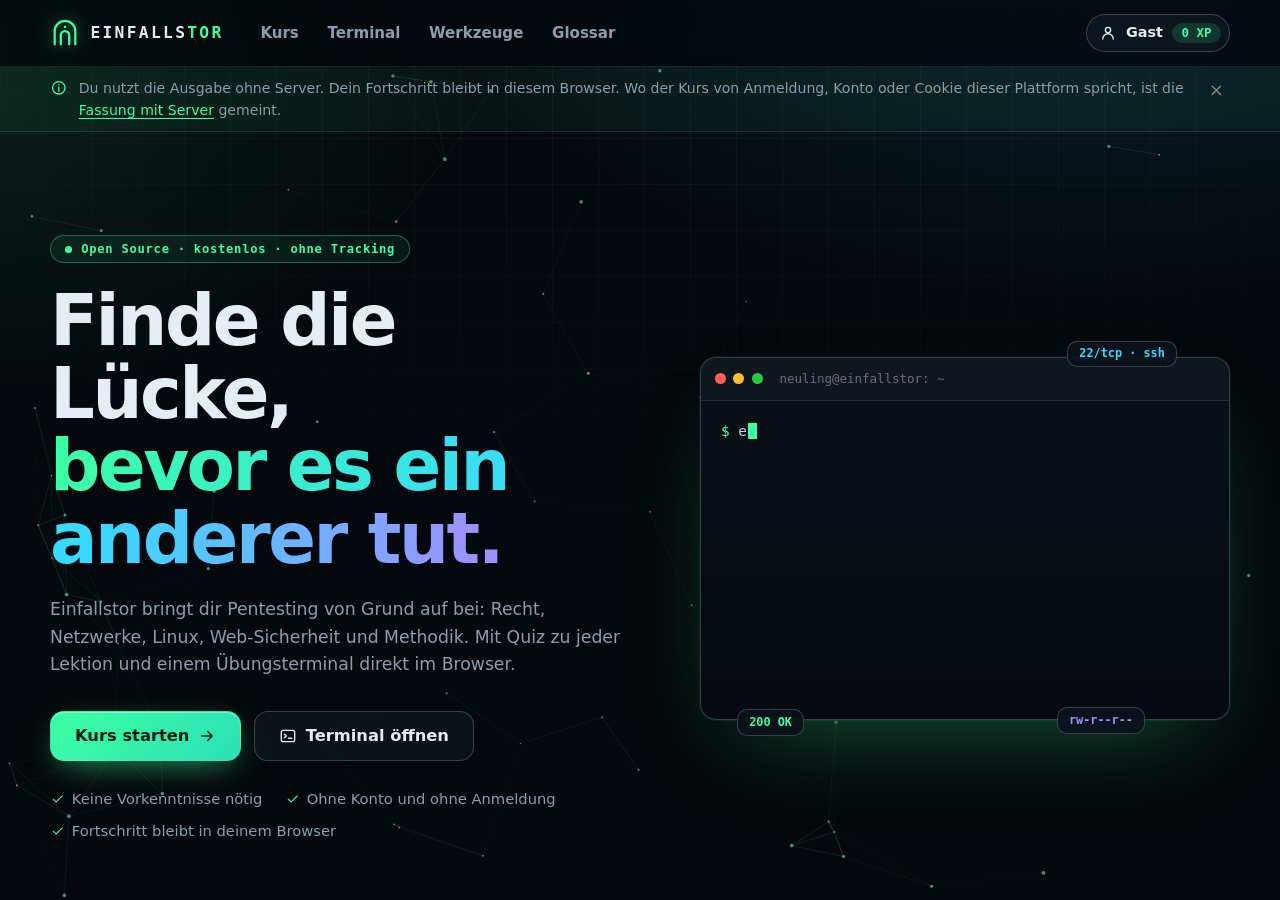
<file: index.html>
<!doctype html>
<html lang="de">
<head>
  <meta charset="utf-8">
  <meta name="einfallstor-modus" content="statisch">
  <meta http-equiv="Content-Security-Policy" content="default-src 'none'; script-src 'self'; style-src 'self'; img-src 'self'; connect-src 'self'; base-uri 'none'; form-action 'none'">
  <meta name="referrer" content="no-referrer">
  <meta name="viewport" content="width=device-width, initial-scale=1">
  <title>Einfallstor · Pentesting lernen von null</title>
  <meta name="description" content="Kostenloser Pentesting-Kurs für Einsteiger: Recht, Netzwerke, Linux, Web-Sicherheit und Methodik, mit Quiz und Übungsterminal im Browser.">
  <meta name="color-scheme" content="dark">
  <meta name="theme-color" content="#05080c">
  <link rel="icon" href="img/favicon.svg" type="image/svg+xml">
  <link rel="stylesheet" href="css/styles.css">
</head>
<body>
  <a class="skip-link" href="#inhalt">Zum Inhalt springen</a>
  <canvas id="netz" aria-hidden="true"></canvas>

  <header class="nav" id="nav">
    <div class="nav-inner wrap">
      <a class="brand" href="#/" aria-label="Einfallstor, zur Startseite">
        <svg class="brand-mark" viewBox="0 0 32 32" fill="none" stroke="currentColor" stroke-width="2.4" stroke-linecap="round" aria-hidden="true">
          <path d="M5 28V14a11 11 0 0 1 22 0v14"/>
          <path d="M11.5 28v-9.5a4.5 4.5 0 0 1 9 0V28"/>
          <circle cx="16" cy="9.5" r="1.3" fill="currentColor" stroke="none"/>
        </svg>
        <span class="brand-name">EINFALLS<b>TOR</b></span>
      </a>
      <button class="nav-toggle" id="nav-toggle" type="button" aria-expanded="false" aria-controls="nav-menu" aria-label="Menü öffnen">
        <span></span><span></span><span></span>
      </button>
      <div class="nav-menu" id="nav-menu">
        <nav class="nav-links" aria-label="Hauptnavigation">
          <a href="#/kurs" data-nav="kurs">Kurs</a>
          <a href="#/terminal" data-nav="terminal">Terminal</a>
          <a href="#/werkzeuge" data-nav="werkzeuge">Werkzeuge</a>
          <a href="#/glossar" data-nav="glossar">Glossar</a>
          <a href="#/rangliste" data-nav="rangliste">Rangliste</a>
        </nav>
        <div class="nav-user" id="nav-user"></div>
      </div>
    </div>
    <div class="load-bar" id="load-bar"></div>
  </header>
  <div class="notice" id="notice" hidden></div>

  <main id="inhalt" tabindex="-1">
    <noscript>
      <div class="wrap noscript">
        <h1>Einfallstor braucht JavaScript</h1>
        <p>Die Lernplattform läuft im Browser und lädt ihre Inhalte per JavaScript. Bitte aktiviere es für diese Seite.</p>
      </div>
    </noscript>
  </main>

  <footer class="footer">
    <div class="wrap footer-inner">
      <div class="footer-brand">
        <span class="brand-name">EINFALLS<b>TOR</b></span>
        <p>Open Source unter MIT-Lizenz. Keine Tracker, keine Werbung, keine Anfragen an fremde Server.</p>
      </div>
      <nav class="footer-links" aria-label="Weitere Seiten">
        <a href="#/kurs">Kurs</a>
        <a href="#/terminal">Übungsterminal</a>
        <a href="#/kodex">Kodex</a>
        <a href="#/sicherheit">Sicherheitskonzept</a>
      </nav>
      <p class="footer-note">Nur für legale Zwecke. Teste ausschließlich Systeme, die dir gehören oder für die du eine schriftliche Erlaubnis hast.</p>
    </div>
  </footer>

  <div class="toasts" id="toasts" aria-live="polite"></div>
  <script type="module" src="js/app.js"></script>
</body>
</html>
</file>
<file: css/styles.css>
/* Einfallstor · Gestaltung
   1 Grundlagen · 2 Bausteine · 3 Navigation und Fuß · 4 Startseite · 5 Kurs
   6 Lektion und Quiz · 7 Terminal · 8 Werkzeuge · 9 Weitere Seiten · 10 Anpassungen

   Hinweis: Die Content Security Policy verbietet style-Attribute im HTML.
   Veränderliche Werte kommen deshalb als CSS-Variablen per JavaScript (--p, --mx, --my). */

/* ---------- 1 Grundlagen ---------- */

:root {
  --bg: #05080c;
  --panel: rgba(13, 20, 30, .8);
  --panel-solid: #0c131c;
  --ink: #060a10;
  --line: rgba(148, 189, 214, .14);
  --line-strong: rgba(148, 189, 214, .28);
  --text: #e4edf6;
  --soft: #c3d1df;
  --muted: #8b9db1;
  --dim: #5f7186;
  --accent: #3dffa2;
  --accent-ink: #03200f;
  --cyan: #38d9ff;
  --violet: #a48bff;
  --amber: #ffc95c;
  --red: #ff6b81;
  --radius: 18px;
  --mono: "Cascadia Code", "Cascadia Mono", "JetBrains Mono", "Fira Code", Consolas, "SFMono-Regular", Menlo, monospace;
  --sans: "Segoe UI Variable Text", "Segoe UI", Inter, system-ui, -apple-system, Roboto, "Helvetica Neue", sans-serif;
  --display: "Segoe UI Variable Display", "Segoe UI", Inter, system-ui, -apple-system, Roboto, sans-serif;
  --nav-h: 66px;
}

*, *::before, *::after { box-sizing: border-box; }
[hidden] { display: none !important; }

html { -webkit-text-size-adjust: 100%; scroll-padding-top: calc(var(--nav-h) + 16px); }

body {
  margin: 0;
  min-height: 100vh;
  display: flex;
  flex-direction: column;
  color: var(--text);
  font: 16px/1.6 var(--sans);
  background:
    radial-gradient(1100px 620px at 85% -8%, rgba(56, 217, 255, .13), transparent 62%),
    radial-gradient(900px 560px at -5% 8%, rgba(61, 255, 162, .10), transparent 60%),
    var(--bg);
  background-attachment: fixed;
  overflow-x: hidden;
}

body::before {
  content: "";
  position: fixed;
  inset: 0;
  z-index: 0;
  pointer-events: none;
  background-image:
    linear-gradient(rgba(148, 189, 214, .05) 1px, transparent 1px),
    linear-gradient(90deg, rgba(148, 189, 214, .05) 1px, transparent 1px);
  background-size: 46px 46px;
  -webkit-mask-image: radial-gradient(ellipse 90% 75% at 50% 0%, #000 25%, transparent 85%);
  mask-image: radial-gradient(ellipse 90% 75% at 50% 0%, #000 25%, transparent 85%);
}

#netz {
  position: fixed;
  inset: 0;
  width: 100%;
  height: 100%;
  z-index: 0;
  pointer-events: none;
  opacity: .22;
  transition: opacity .6s ease;
}
body[data-route="start"] #netz { opacity: .6; }

main { flex: 1; position: relative; z-index: 1; outline: none; }
main.enter > * { animation: rise .45s ease both; }

h1, h2, h3 { font-family: var(--display); letter-spacing: -.02em; line-height: 1.15; margin: 0; }
p { margin: 0; }
a { color: var(--accent); text-underline-offset: 3px; }
a:hover { color: #8dffc8; }
code, pre, kbd { font-family: var(--mono); }
::selection { background: rgba(61, 255, 162, .28); }
:focus-visible { outline: 2px solid var(--cyan); outline-offset: 3px; border-radius: 6px; }

.wrap { width: min(1180px, 100% - 2.5rem); margin-inline: auto; }
.icon { width: 1.25em; height: 1.25em; flex: none; }

.skip-link {
  position: absolute; left: 1rem; top: -4rem; z-index: 100;
  padding: .6rem 1rem; border-radius: 10px; background: var(--accent); color: var(--accent-ink); font-weight: 650;
}
.skip-link:focus { top: 1rem; }

.noscript { padding: 5rem 0; }
.framed { margin: 0; padding: 2rem; text-align: center; }

@keyframes rise { from { opacity: 0; transform: translateY(14px); } to { opacity: 1; transform: none; } }
@keyframes blink { 50% { opacity: 0; } }
@keyframes pulse { 0% { box-shadow: 0 0 0 0 rgba(61, 255, 162, .6); } 100% { box-shadow: 0 0 0 9px rgba(61, 255, 162, 0); } }
@keyframes float { 0%, 100% { transform: translateY(0); } 50% { transform: translateY(-9px); } }
@keyframes sweep { from { transform: translateX(-100%); } to { transform: translateX(350%); } }
@keyframes spark { to { transform: translate(var(--dx), var(--dy)) scale(0); opacity: 0; } }
@keyframes pop { 0% { transform: scale(.6); opacity: 0; } 60% { transform: scale(1.08); } 100% { transform: scale(1); opacity: 1; } }

/* ---------- 2 Bausteine ---------- */

.btn {
  display: inline-flex; align-items: center; justify-content: center; gap: .55rem;
  padding: .7rem 1.15rem; border-radius: 12px; border: 1px solid transparent;
  font: 650 .95rem/1 var(--sans); color: var(--text); text-decoration: none; white-space: nowrap; cursor: pointer;
  transition: transform .15s ease, box-shadow .2s ease, background .2s ease, border-color .2s ease;
}
.btn .icon { width: 1.1em; height: 1.1em; }
.btn-primary {
  background: linear-gradient(135deg, var(--accent), #2be0b8); color: var(--accent-ink);
  box-shadow: 0 10px 34px -12px rgba(61, 255, 162, .75), inset 0 1px 0 rgba(255, 255, 255, .35);
}
.btn-primary:hover { color: var(--accent-ink); transform: translateY(-2px); box-shadow: 0 16px 44px -12px rgba(61, 255, 162, .9), inset 0 1px 0 rgba(255, 255, 255, .35); }
.btn-ghost { background: rgba(148, 189, 214, .06); border-color: var(--line-strong); }
.btn-ghost:hover { color: var(--text); background: rgba(148, 189, 214, .13); border-color: rgba(148, 189, 214, .45); }
.btn-danger { background: rgba(255, 107, 129, .1); border-color: rgba(255, 107, 129, .45); color: #ffb3bf; }
.btn-danger:hover { background: rgba(255, 107, 129, .18); color: #ffd0d7; }
.btn-sm { padding: .5rem .8rem; font-size: .85rem; border-radius: 10px; }
.btn-lg { padding: .95rem 1.5rem; font-size: 1.02rem; border-radius: 14px; }
.btn:disabled { opacity: .55; cursor: not-allowed; transform: none; }

.link-btn { background: none; border: 0; padding: 0; color: var(--cyan); font: inherit; cursor: pointer; text-decoration: underline; text-underline-offset: 3px; }
.link-btn:hover { color: #9eeaff; }

.card {
  position: relative;
  background: var(--panel);
  border: 1px solid var(--line);
  border-radius: var(--radius);
  -webkit-backdrop-filter: blur(10px);
  backdrop-filter: blur(10px);
}
.card::before {
  content: ""; position: absolute; inset: 0; border-radius: inherit; pointer-events: none; opacity: 0; transition: opacity .3s ease;
  background: radial-gradient(420px circle at var(--mx, 50%) var(--my, 0%), rgba(61, 255, 162, .11), transparent 45%);
}
.card:hover::before { opacity: 1; }
.card > * { position: relative; }

.kicker { font: 600 .76rem/1 var(--mono); letter-spacing: .16em; text-transform: uppercase; color: var(--accent); }
.title { font-size: clamp(1.7rem, 3.2vw, 2.5rem); font-weight: 720; margin: .7rem 0 .8rem; text-wrap: balance; }
.lead { font-size: clamp(1.02rem, 1.35vw, 1.18rem); color: var(--muted); max-width: 60ch; }
.hint { color: var(--muted); font-size: .92rem; }
.grad { background: linear-gradient(95deg, var(--accent) 0%, var(--cyan) 55%, var(--violet) 100%); -webkit-background-clip: text; background-clip: text; color: transparent; }

.page-head { padding: clamp(2.2rem, 5vw, 3.6rem) 0 1.6rem; }
.page-head h1 { font-size: clamp(2rem, 4.2vw, 3.1rem); font-weight: 740; margin: .7rem 0 .8rem; }

.chip {
  display: inline-flex; align-items: center; gap: .4rem; padding: .28rem .65rem; border-radius: 999px;
  border: 1px solid var(--line-strong); background: rgba(148, 189, 214, .06); color: var(--soft); font: 600 .78rem/1.2 var(--mono);
}
.chip .icon { width: 1em; height: 1em; }
.chip-ok { color: var(--accent); border-color: rgba(61, 255, 162, .4); background: rgba(61, 255, 162, .08); }

.bar { height: 8px; border-radius: 999px; background: rgba(148, 189, 214, .12); overflow: hidden; }
.bar i { display: block; height: 100%; width: calc(var(--p, 0) * 1%); border-radius: inherit; background: linear-gradient(90deg, var(--accent), var(--cyan)); transition: width .8s cubic-bezier(.2, .8, .2, 1); }

.ring {
  position: relative; width: 62px; aspect-ratio: 1; border-radius: 50%; flex: none; display: grid; place-items: center;
  background: conic-gradient(var(--accent) calc(var(--p, 0) * 1%), rgba(148, 189, 214, .14) 0);
}
.ring::after { content: ""; position: absolute; inset: 4px; border-radius: 50%; background: var(--panel-solid); }
.ring > span { position: relative; z-index: 1; display: grid; color: var(--accent); }
.ring .icon { width: 26px; height: 26px; }

.reveal { opacity: 0; transform: translateY(20px); transition: opacity .7s ease, transform .7s ease; }
.reveal.in { opacity: 1; transform: none; }

.field { display: grid; gap: .4rem; margin-bottom: 1rem; }
.field > span, .field > label { font-size: .88rem; font-weight: 600; color: var(--soft); }
.field small { color: var(--muted); }
.input, select.input, textarea.input {
  width: 100%; padding: .72rem .9rem; border-radius: 12px; border: 1px solid var(--line-strong);
  background: rgba(5, 8, 12, .7); color: var(--text); font: 1rem var(--sans); transition: border-color .15s ease, box-shadow .15s ease;
}
textarea.input { font-family: var(--mono); font-size: .92rem; min-height: 8.5rem; resize: vertical; }
.input:focus { outline: none; border-color: var(--accent); box-shadow: 0 0 0 3px rgba(61, 255, 162, .16); }
.input-mono { font-family: var(--mono); }
select.input { appearance: none; background-image: linear-gradient(45deg, transparent 50%, var(--muted) 50%), linear-gradient(135deg, var(--muted) 50%, transparent 50%); background-position: calc(100% - 20px) 50%, calc(100% - 14px) 50%; background-size: 6px 6px; background-repeat: no-repeat; padding-right: 2.4rem; }

.empty { padding: 2.5rem 1.5rem; text-align: center; color: var(--muted); }

.toasts { position: fixed; right: 1.2rem; bottom: 1.2rem; z-index: 90; display: grid; gap: .6rem; justify-items: end; }
.toast {
  max-width: min(380px, calc(100vw - 2.4rem)); padding: .8rem 1.05rem; border-radius: 12px; font-weight: 600; font-size: .93rem;
  background: #111b27; border: 1px solid var(--line-strong); box-shadow: 0 18px 40px -18px #000; animation: rise .3s ease both; transition: opacity .35s ease, transform .35s ease;
}
.toast-ok { border-color: rgba(61, 255, 162, .55); color: #b9ffdc; }
.toast-error { border-color: rgba(255, 107, 129, .55); color: #ffc2cb; }
.toast-warn { border-color: rgba(255, 201, 92, .55); color: #ffe3a6; }
.toast.leaving { opacity: 0; transform: translateY(8px); }

.spark { position: fixed; z-index: 95; width: 8px; height: 8px; border-radius: 2px; pointer-events: none; animation: spark .9s cubic-bezier(.1, .7, .3, 1) forwards; }

.table-wrap { overflow-x: auto; margin: 0 0 1.4rem; border: 1px solid var(--line); border-radius: 14px; background: rgba(5, 8, 12, .45); }
table { width: 100%; border-collapse: collapse; font-size: .94rem; }
th { text-align: left; font: 600 .74rem/1.3 var(--mono); letter-spacing: .08em; text-transform: uppercase; color: var(--muted); padding: .75rem .95rem; border-bottom: 1px solid var(--line-strong); white-space: nowrap; }
td { padding: .7rem .95rem; border-bottom: 1px solid var(--line); vertical-align: top; color: var(--soft); }
tr:last-child td { border-bottom: 0; }

/* ---------- 3 Navigation und Fuß ---------- */

.nav { position: sticky; top: 0; z-index: 50; background: rgba(5, 8, 12, .74); -webkit-backdrop-filter: blur(16px) saturate(140%); backdrop-filter: blur(16px) saturate(140%); border-bottom: 1px solid var(--line); }
.nav-inner { height: var(--nav-h); display: flex; align-items: center; gap: 1.5rem; }
.brand { display: inline-flex; align-items: center; gap: .65rem; color: var(--text); text-decoration: none; }
.brand:hover { color: var(--text); }
.brand-mark { width: 30px; height: 30px; color: var(--accent); filter: drop-shadow(0 0 10px rgba(61, 255, 162, .55)); }
.brand-name { font: 700 1.02rem/1 var(--mono); letter-spacing: .14em; }
.brand-name b { color: var(--accent); font-weight: 700; }
.nav-menu { flex: 1; display: flex; align-items: center; justify-content: space-between; gap: 1rem; }
.nav-links { display: flex; gap: .2rem; }
.nav-links a { padding: .5rem .8rem; border-radius: 10px; color: var(--muted); text-decoration: none; font-weight: 600; font-size: .94rem; transition: color .15s ease, background .15s ease; }
.nav-links a:hover { color: var(--text); background: rgba(148, 189, 214, .08); }
.nav-links a[aria-current="page"] { color: var(--accent); background: rgba(61, 255, 162, .09); }
.nav-user { display: flex; align-items: center; gap: .6rem; }
.chip-user { display: inline-flex; align-items: center; gap: .55rem; padding: .4rem .5rem .4rem .75rem; border-radius: 999px; border: 1px solid var(--line-strong); background: rgba(148, 189, 214, .06); color: var(--text); text-decoration: none; font-weight: 600; font-size: .9rem; }
.chip-user:hover { color: var(--text); border-color: rgba(61, 255, 162, .5); }
.chip-user b { padding: .25rem .6rem; border-radius: 999px; background: rgba(61, 255, 162, .14); color: var(--accent); font: 700 .78rem/1 var(--mono); }
.nav-toggle { display: none; margin-left: auto; width: 42px; height: 42px; border-radius: 10px; border: 1px solid var(--line-strong); background: none; cursor: pointer; padding: 0; }
.nav-toggle span { display: block; width: 18px; height: 2px; margin: 4px auto; background: var(--text); border-radius: 2px; transition: transform .2s ease, opacity .2s ease; }
.nav-toggle[aria-expanded="true"] span:nth-child(1) { transform: translateY(6px) rotate(45deg); }
.nav-toggle[aria-expanded="true"] span:nth-child(2) { opacity: 0; }
.nav-toggle[aria-expanded="true"] span:nth-child(3) { transform: translateY(-6px) rotate(-45deg); }
.load-bar { position: absolute; left: 0; right: 0; bottom: -1px; height: 2px; overflow: hidden; opacity: 0; transition: opacity .2s ease; }
.load-bar::after { content: ""; display: block; width: 30%; height: 100%; background: linear-gradient(90deg, transparent, var(--accent), transparent); }
/* Hinweisleiste der statischen Ausgabe (statisch.py) */
.notice { position: relative; z-index: 1; border-bottom: 1px solid var(--line); background: rgba(61, 255, 162, .05); }
.notice-inner { display: flex; align-items: flex-start; gap: .7rem; padding-block: .6rem; color: var(--muted); font-size: .88rem; }
.notice-inner > .icon { margin-top: .12rem; color: var(--accent); }
.notice-inner p { flex: 1; }
.notice-close { flex: none; display: grid; place-items: center; width: 28px; height: 28px; padding: 0; border-radius: 8px; border: 1px solid transparent; background: none; color: var(--muted); cursor: pointer; }
.notice-close:hover { color: var(--text); border-color: var(--line-strong); }
.is-loading .load-bar { opacity: 1; }
.is-loading .load-bar::after { animation: sweep 1s linear infinite; }

.footer { position: relative; z-index: 1; margin-top: 4rem; border-top: 1px solid var(--line); background: rgba(5, 8, 12, .7); }
.footer-inner { display: grid; grid-template-columns: 1.4fr 1fr; gap: 1.5rem 3rem; padding: 2.4rem 0 2.6rem; }
.footer-brand p { color: var(--muted); font-size: .92rem; margin-top: .7rem; max-width: 46ch; }
.footer-links { display: flex; flex-wrap: wrap; gap: .4rem 1.4rem; align-content: start; justify-content: flex-end; }
.footer-links a { color: var(--soft); text-decoration: none; font-size: .93rem; }
.footer-links a:hover { color: var(--accent); }
.footer-note { grid-column: 1 / -1; padding-top: 1.3rem; border-top: 1px solid var(--line); color: var(--dim); font-size: .86rem; }

/* ---------- 4 Startseite ---------- */

.hero { display: grid; grid-template-columns: minmax(0, 1.05fr) minmax(0, .95fr); gap: clamp(2rem, 5vw, 4.5rem); align-items: center; padding: clamp(3rem, 8vw, 6.5rem) 0 clamp(2.5rem, 6vw, 4.5rem); }
.eyebrow { display: inline-flex; align-items: center; gap: .6rem; padding: .42rem .85rem; border: 1px solid rgba(61, 255, 162, .35); border-radius: 999px; background: rgba(61, 255, 162, .07); color: var(--accent); font: 600 .76rem/1 var(--mono); letter-spacing: .06em; }
.eyebrow i { width: 7px; height: 7px; border-radius: 50%; background: var(--accent); animation: pulse 2s infinite; }
.hero h1 { font-size: clamp(2.5rem, 5.5vw, 4.6rem); font-weight: 760; line-height: 1.03; letter-spacing: -.035em; margin: 1.4rem 0 1.3rem; text-wrap: balance; }
.hero-actions { display: flex; flex-wrap: wrap; gap: .8rem; margin: 2rem 0 1.6rem; }
.hero-points { list-style: none; padding: 0; margin: 0; display: flex; flex-wrap: wrap; gap: .5rem 1.4rem; color: var(--muted); font-size: .92rem; }
.hero-points li { display: inline-flex; align-items: center; gap: .4rem; }
.hero-points .icon { color: var(--accent); width: 1.05em; height: 1.05em; }

.hero-visual { position: relative; }
.term { background: linear-gradient(180deg, #0a1119, var(--ink)); border: 1px solid var(--line-strong); border-radius: 16px; overflow: hidden; font-family: var(--mono); box-shadow: 0 0 0 1px rgba(61, 255, 162, .06), 0 40px 90px -40px rgba(61, 255, 162, .38), 0 30px 60px -30px rgba(0, 0, 0, .9); }
.term-bar { display: flex; align-items: center; gap: .45rem; padding: .7rem .9rem; border-bottom: 1px solid var(--line); background: rgba(255, 255, 255, .025); }
.dot { width: 11px; height: 11px; border-radius: 50%; }
.dot.r { background: #ff5f57; } .dot.y { background: #febc2e; } .dot.g { background: #28c840; }
.term-title { margin-left: .6rem; min-width: 0; overflow: hidden; text-overflow: ellipsis; white-space: nowrap; font-size: .78rem; color: var(--dim); }
.hero-term-body { padding: 1.15rem 1.25rem 1.4rem; min-height: 318px; font-size: .9rem; line-height: 1.8; color: var(--soft); }
.tl { white-space: pre-wrap; word-break: break-word; }
.c-prompt, .c-ok { color: var(--accent); }
.c-dim { color: var(--dim); }
.c-key { color: var(--cyan); }
.cursor { display: inline-block; width: .6em; height: 1.15em; margin-left: 1px; vertical-align: -.2em; background: var(--accent); animation: blink 1.1s steps(1) infinite; }
.float-tag { position: absolute; padding: .4rem .7rem; border-radius: 10px; border: 1px solid var(--line-strong); background: rgba(12, 19, 28, .92); color: var(--soft); font: 600 .74rem/1 var(--mono); box-shadow: 0 14px 30px -14px #000; animation: float 6s ease-in-out infinite; }
.tag-a { top: -16px; right: 10%; color: var(--cyan); }
.tag-b { bottom: -16px; left: 7%; color: var(--accent); animation-delay: -2s; }
.tag-c { bottom: -14px; right: 16%; color: var(--violet); animation-delay: -4s; }

.stats { display: grid; grid-template-columns: repeat(4, 1fr); gap: 1px; background: var(--line); border: 1px solid var(--line); border-radius: var(--radius); overflow: hidden; }
.stat { background: var(--panel-solid); padding: 1.5rem 1rem; text-align: center; }
.stat b { display: block; font: 700 clamp(1.9rem, 3.4vw, 2.7rem)/1 var(--mono); color: var(--accent); text-shadow: 0 0 26px rgba(61, 255, 162, .45); }
.stat span { display: block; margin-top: .5rem; color: var(--muted); font-size: .88rem; }

.section { padding: clamp(3rem, 7vw, 5.5rem) 0 0; }
.section-head { max-width: 64ch; margin-bottom: 2.2rem; }

.features { display: grid; grid-template-columns: repeat(4, 1fr); gap: 1rem; }
.feature { padding: 1.5rem; }
.feature-icon { display: grid; place-items: center; width: 46px; height: 46px; border-radius: 13px; margin-bottom: 1.1rem; color: var(--accent); background: rgba(61, 255, 162, .1); border: 1px solid rgba(61, 255, 162, .28); }
.feature:nth-child(2) .feature-icon { color: var(--cyan); background: rgba(56, 217, 255, .1); border-color: rgba(56, 217, 255, .28); }
.feature:nth-child(3) .feature-icon { color: var(--violet); background: rgba(164, 139, 255, .1); border-color: rgba(164, 139, 255, .28); }
.feature:nth-child(4) .feature-icon { color: var(--amber); background: rgba(255, 201, 92, .1); border-color: rgba(255, 201, 92, .28); }
.feature h3 { font-size: 1.12rem; margin-bottom: .45rem; }
.feature p { color: var(--muted); font-size: .94rem; }

.path { display: grid; grid-template-columns: repeat(4, 1fr); gap: 1rem; }
.path-item { display: flex; flex-direction: column; gap: .5rem; padding: 1.35rem; color: var(--text); text-decoration: none; transition: transform .2s ease, border-color .2s ease; }
.path-item:hover { color: var(--text); transform: translateY(-4px); border-color: rgba(61, 255, 162, .45); }
.path-top { display: flex; align-items: center; justify-content: space-between; color: var(--accent); }
.path-nr { font: 700 1.5rem/1 var(--mono); color: rgba(148, 189, 214, .28); }
.path-item h3 { font-size: 1.05rem; margin-top: .4rem; }
.path-item p { color: var(--muted); font-size: .88rem; flex: 1; }
.path-meta { font: 600 .74rem/1 var(--mono); color: var(--dim); }

.split { display: grid; grid-template-columns: minmax(0, 1fr) minmax(0, 1fr); gap: clamp(1.5rem, 4vw, 3.5rem); align-items: center; }
.rules { display: grid; gap: .8rem; }
.rule { display: flex; gap: 1rem; padding: 1.15rem 1.25rem; align-items: flex-start; }
.rule-icon { display: grid; place-items: center; width: 42px; height: 42px; flex: none; border-radius: 12px; color: var(--amber); background: rgba(255, 201, 92, .1); border: 1px solid rgba(255, 201, 92, .3); }
.rule h3 { font-size: 1.02rem; margin-bottom: .2rem; }
.rule p { color: var(--muted); font-size: .92rem; }
.ticks { list-style: none; padding: 0; margin: 1.3rem 0 1.6rem; display: grid; gap: .55rem; color: var(--soft); }
.ticks li { display: flex; gap: .6rem; align-items: flex-start; }
.ticks .icon { color: var(--accent); margin-top: .18em; }
.http-body { padding: 1.1rem 1.25rem 1.3rem; font-size: .82rem; line-height: 1.85; color: var(--soft); overflow-x: auto; }
.http-body div { white-space: nowrap; }

.cta { margin-top: clamp(3rem, 7vw, 5.5rem); padding: clamp(2.2rem, 5vw, 3.6rem); text-align: center; border-radius: 26px; border: 1px solid rgba(61, 255, 162, .3); background: radial-gradient(700px 300px at 50% 0%, rgba(61, 255, 162, .16), transparent 70%), var(--panel-solid); }
.cta h2 { font-size: clamp(1.7rem, 3.4vw, 2.6rem); font-weight: 740; margin-bottom: .7rem; }
.cta p { color: var(--muted); margin-bottom: 1.6rem; }

/* ---------- 5 Kurs ---------- */

.course-bar { display: grid; grid-template-columns: auto minmax(120px, 1fr) auto; align-items: center; gap: 1.4rem; padding: 1.1rem 1.3rem; margin-top: 1.6rem; }
.course-bar b { color: var(--accent); font-family: var(--mono); }
.page-head .hint { margin-top: .9rem; }

.modules { display: grid; gap: 1.2rem; }
.module { padding: 1.5rem; }
.module-head { display: grid; grid-template-columns: auto minmax(0, 1fr) auto; gap: 1.2rem; align-items: center; margin-bottom: 1.2rem; }
.module-nr { font: 600 .74rem/1 var(--mono); letter-spacing: .14em; text-transform: uppercase; color: var(--dim); }
.module h2 { font-size: 1.4rem; margin: .35rem 0 .3rem; }
.module-head p { color: var(--muted); font-size: .94rem; max-width: 62ch; }
.module-meta { display: grid; gap: .3rem; text-align: right; font: 600 .76rem/1.2 var(--mono); color: var(--dim); white-space: nowrap; }
.lesson-list { list-style: none; margin: 0; padding: 0; display: grid; gap: .35rem; }
.lesson-row { display: grid; grid-template-columns: auto minmax(0, 1fr) auto auto auto; align-items: center; gap: .9rem; padding: .7rem .85rem; border-radius: 12px; border: 1px solid transparent; color: var(--text); text-decoration: none; transition: background .15s ease, border-color .15s ease; }
.lesson-row:hover { color: var(--text); background: rgba(148, 189, 214, .07); border-color: var(--line); }
.lesson-state { display: grid; place-items: center; width: 28px; height: 28px; border-radius: 50%; border: 1px solid var(--line-strong); font: 700 .76rem/1 var(--mono); color: var(--muted); }
.lesson-row.is-done .lesson-state { background: var(--accent); border-color: var(--accent); color: var(--accent-ink); }
.lesson-state .icon { width: 15px; height: 15px; stroke-width: 2.6; }
.lesson-title { font-weight: 600; }
.lesson-meta { display: inline-flex; align-items: center; gap: .35rem; color: var(--dim); font-size: .84rem; }
.lesson-meta .icon { width: 1em; height: 1em; }
.lesson-xp { font: 700 .76rem/1 var(--mono); color: var(--accent); }
.lesson-go { color: var(--dim); width: 1.1em; height: 1.1em; transition: transform .15s ease, color .15s ease; }
.lesson-row:hover .lesson-go { color: var(--accent); transform: translateX(3px); }

/* ---------- 6 Lektion und Quiz ---------- */

.read-bar { position: fixed; top: var(--nav-h); left: 0; right: 0; height: 3px; z-index: 49; pointer-events: none; }
.read-bar i { display: block; height: 100%; width: calc(var(--p, 0) * 1%); background: linear-gradient(90deg, var(--accent), var(--cyan)); box-shadow: 0 0 12px rgba(61, 255, 162, .7); }

.lesson-layout { display: grid; grid-template-columns: 270px minmax(0, 1fr); gap: clamp(1.5rem, 4vw, 3.2rem); align-items: start; padding: 2rem 0 1rem; }
.lesson-side { position: sticky; top: calc(var(--nav-h) + 20px); max-height: calc(100vh - var(--nav-h) - 40px); overflow-y: auto; display: grid; gap: 1.2rem; padding-right: .3rem; }
.side-block { padding: 1rem; }
.side-title { font: 600 .72rem/1 var(--mono); letter-spacing: .14em; text-transform: uppercase; color: var(--dim); margin-bottom: .7rem; }
.side-list { list-style: none; margin: 0; padding: 0; display: grid; gap: .15rem; }
.side-list a { display: flex; gap: .6rem; align-items: flex-start; padding: .45rem .55rem; border-radius: 9px; color: var(--muted); text-decoration: none; font-size: .9rem; line-height: 1.35; }
.side-list a:hover { color: var(--text); background: rgba(148, 189, 214, .07); }
.side-list a[aria-current="page"] { color: var(--text); background: rgba(61, 255, 162, .09); }
.side-dot { flex: none; width: 16px; height: 16px; margin-top: .12rem; border-radius: 50%; border: 1px solid var(--line-strong); display: grid; place-items: center; color: var(--accent-ink); }
.is-done > .side-dot { background: var(--accent); border-color: var(--accent); }
.side-dot .icon { width: 10px; height: 10px; stroke-width: 3.2; }
.toc a { font-size: .86rem; padding: .32rem .55rem; border-left: 2px solid var(--line); border-radius: 0 8px 8px 0; }
.toc a.is-active { color: var(--accent); border-left-color: var(--accent); }

.article { min-width: 0; max-width: 76ch; }
.crumbs { display: flex; flex-wrap: wrap; gap: .5rem; align-items: center; color: var(--dim); font-size: .86rem; }
.crumbs a { color: var(--muted); text-decoration: none; }
.crumbs a:hover { color: var(--accent); }
.lesson-head h1 { font-size: clamp(1.9rem, 3.8vw, 2.8rem); font-weight: 740; margin: .8rem 0 1rem; text-wrap: balance; }
.lesson-tags { display: flex; flex-wrap: wrap; gap: .5rem; margin-bottom: 2rem; }

.prose { font-size: 1.05rem; line-height: 1.75; color: var(--soft); }
.prose > p { margin-bottom: 1.15rem; }
.prose h2 { font-size: 1.5rem; font-weight: 700; color: var(--text); margin: 2.5rem 0 .9rem; }
.prose h3 { font-size: 1.18rem; color: var(--text); margin: 1.8rem 0 .6rem; }
.prose strong { color: var(--text); font-weight: 650; }
.prose ul, .prose ol { margin: 0 0 1.25rem; padding-left: 1.35rem; display: grid; gap: .45rem; }
.prose li::marker { color: var(--accent); font-family: var(--mono); font-size: .9em; }
.prose code, .inline code, .mission code, .q code, .tool-panel code { font-size: .86em; padding: .12em .42em; border-radius: 6px; background: rgba(148, 189, 214, .1); border: 1px solid var(--line); color: #aef3d0; white-space: pre-wrap; word-break: break-word; }
.prose pre.code { position: relative; margin: 0 0 1.35rem; padding: 1.05rem 1.15rem; border-radius: 14px; border: 1px solid var(--line-strong); background: var(--ink); overflow-x: auto; font-size: .88rem; line-height: 1.7; }
.prose pre.code code { padding: 0; border: 0; background: none; color: #d6e4f0; white-space: pre; font-size: 1em; }
.copy-btn { position: absolute; top: .55rem; right: .55rem; display: inline-flex; align-items: center; gap: .35rem; padding: .32rem .55rem; border-radius: 8px; border: 1px solid var(--line-strong); background: rgba(12, 19, 28, .9); color: var(--muted); font: 600 .72rem/1 var(--sans); cursor: pointer; opacity: 0; transition: opacity .15s ease, color .15s ease; }
pre.code:hover .copy-btn, .copy-btn:focus-visible { opacity: 1; }
.copy-btn:hover { color: var(--accent); }
.copy-btn .icon { width: 13px; height: 13px; }
.prose td code { white-space: nowrap; }
.prose blockquote { margin: 0 0 1.25rem; padding: .2rem 0 .2rem 1.1rem; border-left: 3px solid var(--line-strong); color: var(--muted); }

.callout { margin: 1.6rem 0; padding: 1rem 1.2rem 1.05rem; border-radius: 14px; border: 1px solid var(--line-strong); border-left-width: 4px; background: rgba(148, 189, 214, .05); }
.callout p { margin: 0; }
.callout-title { font: 700 .72rem/1 var(--mono); letter-spacing: .16em; text-transform: uppercase; margin-bottom: .5rem !important; }
.callout-tipp, .callout-praxis { border-color: rgba(56, 217, 255, .4); background: rgba(56, 217, 255, .06); }
.callout-tipp .callout-title, .callout-praxis .callout-title { color: var(--cyan); }
.callout-merke { border-color: rgba(164, 139, 255, .45); background: rgba(164, 139, 255, .07); }
.callout-merke .callout-title { color: var(--violet); }
.callout-recht { border-color: rgba(255, 201, 92, .45); background: rgba(255, 201, 92, .06); }
.callout-recht .callout-title { color: var(--amber); }
.callout-abwehr { border-color: rgba(61, 255, 162, .4); background: rgba(61, 255, 162, .06); }
.callout-abwehr .callout-title { color: var(--accent); }

.quiz { margin-top: 3.2rem; padding: clamp(1.2rem, 3vw, 1.9rem); border-radius: 22px; border: 1px solid var(--line-strong); background: linear-gradient(180deg, rgba(61, 255, 162, .07), transparent 22%), var(--panel); }
.quiz-head { display: flex; align-items: center; justify-content: space-between; gap: 1rem; flex-wrap: wrap; margin-bottom: 1.6rem; }
.quiz-head h2 { font-size: 1.45rem; display: flex; align-items: center; gap: .6rem; }
.quiz-head h2 .icon { color: var(--accent); }
.q { border: 0; padding: 0; margin: 0 0 1.7rem; min-width: 0; }
.q legend { padding: 0; margin-bottom: .75rem; font-weight: 650; font-size: 1.04rem; color: var(--text); display: flex; gap: .7rem; }
.q-nr { flex: none; font: 700 .8rem/1.9 var(--mono); color: var(--accent); }
.opt { display: flex; gap: .75rem; align-items: flex-start; padding: .78rem .95rem; margin-bottom: .5rem; border-radius: 12px; border: 1px solid var(--line); cursor: pointer; color: var(--soft); transition: border-color .15s ease, background .15s ease; }
.opt:hover { border-color: var(--line-strong); background: rgba(148, 189, 214, .05); }
.opt input { appearance: none; -webkit-appearance: none; flex: none; width: 18px; height: 18px; margin: .22rem 0 0; border-radius: 50%; border: 2px solid var(--dim); display: grid; place-items: center; cursor: pointer; }
.opt input::after { content: ""; width: 8px; height: 8px; border-radius: 50%; background: var(--accent); transform: scale(0); transition: transform .12s ease; }
.opt input:checked { border-color: var(--accent); }
.opt input:checked::after { transform: scale(1); }
.opt:has(input:checked) { border-color: rgba(61, 255, 162, .55); background: rgba(61, 255, 162, .07); color: var(--text); }
.q.is-wrong .opt:has(input:checked) { border-color: rgba(255, 107, 129, .7); background: rgba(255, 107, 129, .08); }
.q.is-wrong .opt input:checked { border-color: var(--red); }
.q.is-wrong .opt input:checked::after { background: var(--red); }
.q-note { display: none; gap: .65rem; margin-top: .7rem; padding: .8rem .95rem; border-radius: 12px; font-size: .94rem; }
.q-note .icon { flex: none; margin-top: .15rem; }
.q.is-right .q-note, .q.is-wrong .q-note { display: flex; }
.q.is-right .q-note { background: rgba(61, 255, 162, .08); color: #c4ffe1; }
.q.is-right .q-note .icon { color: var(--accent); }
.q.is-wrong .q-note { background: rgba(255, 107, 129, .08); color: #ffd3da; }
.q.is-wrong .q-note .icon { color: var(--red); }
.quiz-actions { display: flex; flex-wrap: wrap; align-items: center; gap: 1rem; }
.quiz-result { margin-top: 1.4rem; padding: 1.2rem 1.3rem; border-radius: 16px; border: 1px solid var(--line-strong); display: none; gap: 1rem; align-items: center; flex-wrap: wrap; }
.quiz-result.show { display: flex; animation: pop .45s ease both; }
.quiz-result.ok { border-color: rgba(61, 255, 162, .55); background: rgba(61, 255, 162, .08); }
.quiz-result.no { border-color: rgba(255, 201, 92, .5); background: rgba(255, 201, 92, .06); }
.quiz-result strong { display: block; font-size: 1.1rem; color: var(--text); }
.quiz-result p { color: var(--soft); font-size: .94rem; }
.quiz-result > div { flex: 1; min-width: 220px; }

.lesson-nav { display: grid; grid-template-columns: 1fr 1fr; gap: 1rem; margin-top: 2.2rem; }
.nav-card { display: grid; gap: .35rem; padding: 1rem 1.2rem; color: var(--text); text-decoration: none; transition: border-color .2s ease, transform .2s ease; }
.nav-card:hover { color: var(--text); border-color: rgba(61, 255, 162, .45); transform: translateY(-2px); }
.nav-card span { display: inline-flex; align-items: center; gap: .4rem; font: 600 .74rem/1 var(--mono); letter-spacing: .1em; text-transform: uppercase; color: var(--dim); }
.nav-card span .icon { width: 1em; height: 1em; }
.nav-card b { font-weight: 650; }
.nav-card.next { text-align: right; }
.nav-card.next span { justify-content: flex-end; }

/* ---------- 7 Terminal ---------- */

.term-layout { display: grid; grid-template-columns: minmax(0, 1.5fr) minmax(310px, .9fr); gap: 1.4rem; align-items: start; }
.term-live .term-bar { justify-content: flex-start; }
.term-live .term-bar .btn { margin-left: auto; }
.term-screen { height: min(64vh, 580px); overflow-y: auto; padding: 1rem 1.15rem 1.2rem; font-size: .9rem; line-height: 1.62; cursor: text; scrollbar-color: #23364a transparent; }
.term-out > div { white-space: pre-wrap; word-break: break-word; min-height: 1.62em; color: var(--soft); }
.term-line { display: flex; gap: 1ch; align-items: baseline; }
.term-prompt { flex: none; white-space: nowrap; }
.term-input { flex: 1; min-width: 0; padding: 0; border: 0; outline: 0; background: none; color: var(--text); font: inherit; caret-color: var(--accent); }
.p-user { color: var(--accent); font-weight: 600; }
.p-path { color: var(--cyan); font-weight: 600; }
.t-err { color: #ff9aaa; }
.t-dir { color: var(--cyan); font-weight: 600; }
.t-exec { color: var(--accent); }
.t-dim { color: var(--dim); }
.t-info { color: var(--amber); }
.term-keys { display: flex; flex-wrap: wrap; gap: .5rem; margin-top: 1rem; align-items: center; color: var(--dim); font-size: .84rem; }
.term-keys button { padding: .3rem .6rem; border-radius: 8px; border: 1px solid var(--line-strong); background: rgba(148, 189, 214, .06); color: var(--soft); font: 600 .78rem/1.2 var(--mono); cursor: pointer; }
.term-keys button:hover { color: var(--accent); border-color: rgba(61, 255, 162, .45); }

.missions { padding: 1.2rem; }
.missions-head { display: flex; align-items: center; justify-content: space-between; gap: 1rem; margin-bottom: .9rem; }
.missions-head h2 { font-size: 1.2rem; }
.missions .bar { margin-bottom: 1rem; }
.mission { border: 1px solid var(--line); border-radius: 14px; margin-bottom: .55rem; overflow: hidden; background: rgba(5, 8, 12, .4); }
.mission.is-open { border-color: var(--line-strong); }
.mission-head { width: 100%; display: grid; grid-template-columns: auto minmax(0, 1fr) auto; gap: .75rem; align-items: center; padding: .7rem .85rem; background: none; border: 0; color: var(--text); font: 600 .95rem var(--sans); text-align: left; cursor: pointer; }
.mission-head:hover { background: rgba(148, 189, 214, .05); }
.mission-nr { display: grid; place-items: center; width: 26px; height: 26px; border-radius: 50%; border: 1px solid var(--line-strong); font: 700 .74rem/1 var(--mono); color: var(--muted); }
.mission.is-done .mission-nr { background: var(--accent); border-color: var(--accent); color: var(--accent-ink); }
.mission-nr .icon { width: 14px; height: 14px; stroke-width: 2.8; }
.mission-xp { font: 700 .74rem/1 var(--mono); color: var(--accent); }
.mission-body { display: none; padding: .2rem .95rem 1rem; font-size: .93rem; color: var(--soft); }
.mission.is-open .mission-body { display: block; }
.mission-hints { display: grid; gap: .4rem; margin: .7rem 0; }
.mission-hints p { padding: .55rem .75rem; border-radius: 10px; background: rgba(56, 217, 255, .07); border: 1px solid rgba(56, 217, 255, .22); font-size: .88rem; }
.mission-form { display: flex; gap: .5rem; margin-top: .8rem; }
.mission-form .input { padding: .5rem .7rem; font-size: .9rem; }
.mission-links { display: flex; justify-content: space-between; gap: 1rem; margin-top: .7rem; font-size: .86rem; }
.mission-ok { display: flex; gap: .5rem; align-items: center; margin-top: .7rem; color: var(--accent); font-weight: 600; }

/* ---------- 8 Werkzeuge ---------- */

.tabs { display: flex; gap: .4rem; overflow-x: auto; padding-bottom: .4rem; margin-bottom: 1.2rem; scrollbar-width: none; }
.tab { display: inline-flex; align-items: center; gap: .5rem; flex: none; padding: .6rem .95rem; border-radius: 12px; border: 1px solid var(--line); background: rgba(148, 189, 214, .04); color: var(--muted); font: 600 .92rem var(--sans); cursor: pointer; transition: color .15s ease, border-color .15s ease, background .15s ease; }
.tab:hover { color: var(--text); border-color: var(--line-strong); }
.tab[aria-selected="true"] { color: var(--accent); border-color: rgba(61, 255, 162, .5); background: rgba(61, 255, 162, .09); }
.tool-panel { padding: clamp(1.1rem, 3vw, 1.8rem); }
.tool-panel .search { margin: 0 0 1.2rem; }
.tool-panel h2 { font-size: 1.35rem; margin-bottom: .35rem; }
.tool-panel > p { color: var(--muted); margin-bottom: 1.3rem; max-width: 70ch; }
.tool-grid { display: grid; grid-template-columns: 1fr 1fr; gap: 1rem; }
.tool-row { display: flex; flex-wrap: wrap; gap: .8rem; align-items: end; margin-bottom: 1rem; }
.tool-row .field { margin: 0; flex: 1; min-width: 200px; }
.tool-out { padding: .8rem .95rem; border-radius: 12px; border: 1px solid var(--line); background: var(--ink); font: .88rem/1.6 var(--mono); color: #cfe9dc; word-break: break-all; min-height: 2.9rem; }
.kv { display: grid; grid-template-columns: repeat(auto-fit, minmax(210px, 1fr)); gap: .7rem; margin-top: 1rem; }
.kv div { padding: .8rem .95rem; border-radius: 12px; border: 1px solid var(--line); background: rgba(5, 8, 12, .5); }
.kv span { display: block; font: 600 .7rem/1 var(--mono); letter-spacing: .12em; text-transform: uppercase; color: var(--dim); margin-bottom: .45rem; }
.kv b { font: 600 .98rem/1.3 var(--mono); color: var(--text); word-break: break-all; }
.bits { display: flex; flex-wrap: wrap; gap: 3px 10px; margin-top: 1.1rem; }
.bits-octet { display: flex; gap: 3px; }
.bit { display: grid; place-items: center; width: 21px; height: 27px; border-radius: 5px; font: 700 .78rem/1 var(--mono); background: rgba(148, 189, 214, .1); color: var(--muted); }
.bit.net { background: rgba(61, 255, 162, .18); color: var(--accent); }
.legend { display: flex; gap: 1.2rem; margin-top: .7rem; font-size: .84rem; color: var(--muted); }
.legend i { display: inline-block; width: 11px; height: 11px; border-radius: 3px; margin-right: .4rem; background: rgba(148, 189, 214, .22); }
.legend i.net { background: rgba(61, 255, 162, .55); }
.meter { height: 10px; border-radius: 999px; background: rgba(148, 189, 214, .12); overflow: hidden; margin: 1rem 0 .6rem; }
.meter i { display: block; height: 100%; width: calc(var(--p, 0) * 1%); border-radius: inherit; background: var(--red); transition: width .3s ease, background .3s ease; }
.meter[data-level="2"] i { background: var(--amber); }
.meter[data-level="3"] i { background: #b6e36a; }
.meter[data-level="4"] i { background: var(--accent); }
.warn-list { list-style: none; margin: .8rem 0 0; padding: 0; display: grid; gap: .35rem; color: #ffe3a6; font-size: .92rem; }
.pw-wrap { display: flex; gap: .5rem; }
.err { color: #ff9aaa; }

/* ---------- 9 Weitere Seiten ---------- */

.search { display: block; position: relative; max-width: 460px; margin-top: 1.4rem; }
.search .icon { position: absolute; left: .9rem; top: 50%; transform: translateY(-50%); color: var(--dim); }
.search .input { padding-left: 2.6rem; }
.glossary { display: grid; gap: 2rem; }
.letter-group { display: grid; grid-template-columns: 64px minmax(0, 1fr); gap: 1rem; }
.letter { font: 700 2rem/1 var(--mono); color: rgba(61, 255, 162, .55); position: sticky; top: calc(var(--nav-h) + 16px); align-self: start; }
.term-cards { display: grid; grid-template-columns: repeat(auto-fill, minmax(290px, 1fr)); gap: .8rem; }
.term-card { padding: 1rem 1.15rem; }
.term-card h3 { font-size: 1.02rem; margin-bottom: .35rem; color: var(--text); }
.term-card p { color: var(--muted); font-size: .92rem; }

.board { padding: .4rem; }
.board table { font-size: .98rem; }
.board td { vertical-align: middle; }
.rank { display: grid; place-items: center; width: 32px; height: 32px; border-radius: 50%; font: 700 .85rem/1 var(--mono); background: rgba(148, 189, 214, .1); color: var(--soft); }
.rank-1 { background: linear-gradient(135deg, #ffe08a, #f0a92b); color: #2a1a00; }
.rank-2 { background: linear-gradient(135deg, #e8eef5, #9eadbd); color: #101820; }
.rank-3 { background: linear-gradient(135deg, #f2b78f, #b9713f); color: #2a1200; }
.board tr.is-me td { background: rgba(61, 255, 162, .07); }
.board .num { text-align: right; font-family: var(--mono); font-weight: 700; color: var(--accent); }

.profile-head { display: flex; flex-wrap: wrap; align-items: center; gap: 1.4rem; padding: 1.6rem; }
.avatar { display: grid; place-items: center; width: 76px; height: 76px; border-radius: 22px; flex: none; font: 700 1.9rem/1 var(--mono); color: var(--accent-ink); background: linear-gradient(135deg, var(--accent), var(--cyan)); box-shadow: 0 16px 40px -16px rgba(61, 255, 162, .8); }
.profile-head h1 { font-size: 1.9rem; }
.profile-main { flex: 1; min-width: 240px; }
.level-line { display: flex; justify-content: space-between; gap: 1rem; margin: .9rem 0 .45rem; font-size: .88rem; color: var(--muted); }
.level-line b { color: var(--accent); }
.tiles { display: grid; grid-template-columns: repeat(4, 1fr); gap: 1rem; margin: 1.2rem 0; }
.tile { padding: 1.15rem 1.2rem; }
.tile span { display: block; font: 600 .72rem/1 var(--mono); letter-spacing: .12em; text-transform: uppercase; color: var(--dim); margin-bottom: .6rem; }
.tile b { font: 700 1.7rem/1 var(--mono); color: var(--text); }
.tile b small { font-size: .55em; color: var(--muted); font-weight: 600; }
.panel { padding: 1.4rem; margin-bottom: 1.2rem; }
.panel > h2 { font-size: 1.2rem; margin-bottom: 1rem; }
.badges { display: grid; grid-template-columns: repeat(auto-fill, minmax(150px, 1fr)); gap: .8rem; }
.badge { display: grid; justify-items: center; gap: .6rem; padding: 1.1rem .7rem; border-radius: 16px; border: 1px solid var(--line); text-align: center; font-size: .86rem; font-weight: 600; color: var(--dim); }
.badge-icon { display: grid; place-items: center; width: 52px; height: 52px; border-radius: 50%; border: 1px dashed var(--line-strong); }
.badge.earned { color: var(--text); border-color: rgba(61, 255, 162, .4); background: rgba(61, 255, 162, .06); }
.badge.earned .badge-icon { border: 0; color: var(--accent-ink); background: linear-gradient(135deg, var(--accent), var(--cyan)); box-shadow: 0 10px 26px -10px rgba(61, 255, 162, .8); }
.progress-list { display: grid; gap: .9rem; }
.progress-row { display: grid; grid-template-columns: minmax(0, 220px) minmax(0, 1fr) 52px; gap: 1rem; align-items: center; font-size: .93rem; }
.progress-row span:last-child { text-align: right; font: 600 .82rem var(--mono); color: var(--muted); }
.danger { border-color: rgba(255, 107, 129, .3); }
.danger p { color: var(--muted); margin-bottom: 1rem; max-width: 70ch; }
.danger form, .name-form { display: flex; flex-wrap: wrap; gap: .7rem; max-width: 520px; }
.danger .input, .name-form .input { flex: 1; min-width: 200px; }
.danger .check { flex: 1 1 100%; margin: 0; }
.name-form { margin-top: .9rem; }
.row-actions { display: flex; flex-wrap: wrap; gap: .7rem; }

.cert { position: relative; padding: clamp(1.6rem, 4vw, 2.8rem); text-align: center; border-radius: 22px; border: 1px solid rgba(61, 255, 162, .45); background: radial-gradient(600px 240px at 50% 0%, rgba(61, 255, 162, .14), transparent 70%), var(--panel-solid); margin-bottom: 1.2rem; }
.cert .brand-mark { width: 46px; height: 46px; margin-bottom: .6rem; }
.cert h2 { font-size: clamp(1.5rem, 3vw, 2.1rem); margin: .5rem 0 1rem; }
.cert-name { font: 700 clamp(1.6rem, 3.4vw, 2.4rem)/1.2 var(--mono); color: var(--accent); margin: .4rem 0 1rem; }
.cert p { color: var(--soft); max-width: 60ch; margin-inline: auto; }
.cert small { display: block; margin-top: 1.2rem; color: var(--dim); }
.cert-actions { margin-top: 1.4rem; }

.auth { display: grid; place-items: center; padding: clamp(2rem, 6vw, 4.5rem) 0; }
.auth-card { width: min(460px, 100%); padding: clamp(1.4rem, 4vw, 2.2rem); }
.auth-card h1 { font-size: 1.8rem; margin-bottom: .4rem; }
.auth-card > p { color: var(--muted); margin-bottom: 1.5rem; }
.auth-card .btn { width: 100%; }
.form-error { display: none; margin-bottom: 1rem; padding: .7rem .9rem; border-radius: 12px; border: 1px solid rgba(255, 107, 129, .5); background: rgba(255, 107, 129, .08); color: #ffc2cb; font-size: .92rem; }
.form-error.show { display: block; }
.check { display: flex; gap: .7rem; align-items: flex-start; margin: .4rem 0 1.3rem; color: var(--soft); font-size: .92rem; cursor: pointer; }
.check input { flex: none; width: 18px; height: 18px; margin-top: .15rem; accent-color: var(--accent); }
.auth-alt { margin-top: 1.2rem; text-align: center; color: var(--muted); font-size: .93rem; }

.doc { max-width: 900px; }
.measures { display: grid; grid-template-columns: repeat(2, 1fr); gap: 1rem; }
.measure { padding: 1.3rem; }
.measure-top { display: flex; align-items: center; gap: .8rem; margin-bottom: .7rem; }
.measure-top .feature-icon { margin: 0; width: 40px; height: 40px; border-radius: 11px; }
.measure h2 { font-size: 1.08rem; }
.measure p { color: var(--muted); font-size: .93rem; margin-bottom: .7rem; }
.measure-foot { display: flex; flex-wrap: wrap; gap: .5rem 1rem; align-items: center; font-size: .84rem; }
.measure-foot code { font-size: .8rem; color: var(--dim); }
.codex { list-style: none; padding: 0; margin: 1.6rem 0; display: grid; gap: .8rem; }
.codex li { display: grid; grid-template-columns: auto 1fr; gap: 1.1rem; align-items: center; padding: 1.1rem 1.3rem; font-size: 1.05rem; }
.codex-nr { font: 700 1.5rem/1 var(--mono); color: var(--accent); }
.not-found { text-align: center; padding: clamp(3rem, 10vw, 7rem) 0; }
.not-found b { display: block; font: 700 clamp(4rem, 14vw, 9rem)/1 var(--mono); }
.not-found h1 { font-size: clamp(1.8rem, 4vw, 2.6rem); margin: .6rem 0 .8rem; }
.not-found .lead { margin-inline: auto; }
.not-found .row-actions { justify-content: center; }

/* ---------- 10 Anpassungen ---------- */

/* minmax(0, 1fr) statt 1fr: Sonst dehnt langer Inhalt die Spalte über den Bildschirm hinaus. */
@media (max-width: 1040px) {
  .features, .path { grid-template-columns: repeat(2, minmax(0, 1fr)); }
  .term-layout { grid-template-columns: minmax(0, 1fr); }
  .tiles { grid-template-columns: repeat(2, minmax(0, 1fr)); }
}

@media (max-width: 900px) {
  .nav-toggle { display: block; }
  .nav-menu { position: absolute; top: var(--nav-h); left: 0; right: 0; display: none; flex-direction: column; align-items: stretch; padding: 1rem 1.25rem 1.3rem; background: var(--bg); border-bottom: 1px solid var(--line); box-shadow: 0 30px 50px -20px #000; }
  .nav-menu.open { display: flex; }
  .nav-links { flex-direction: column; }
  .nav-links a { padding: .75rem .8rem; font-size: 1rem; }
  .nav-user { padding-top: .8rem; border-top: 1px solid var(--line); }
  .nav-user .btn { flex: 1; }
  .hero { grid-template-columns: minmax(0, 1fr); }
  .hero-visual { max-width: 560px; }
  .split, .measures { grid-template-columns: minmax(0, 1fr); }
  .lesson-layout { grid-template-columns: minmax(0, 1fr); }
  .lesson-side { position: static; max-height: none; order: 2; }
  .toc-block { display: none; }
  .module-head { grid-template-columns: auto minmax(0, 1fr); }
  .module-meta { grid-column: 1 / -1; display: flex; gap: 1rem; text-align: left; }
  .course-bar { grid-template-columns: minmax(0, 1fr); }
  .footer-inner { grid-template-columns: minmax(0, 1fr); }
  .footer-links { justify-content: flex-start; }
}

@media (max-width: 620px) {
  .wrap { width: min(1180px, 100% - 1.8rem); }
  .stats { grid-template-columns: repeat(2, minmax(0, 1fr)); }
  .features, .path { grid-template-columns: minmax(0, 1fr); }
  .eyebrow { font-size: .66rem; letter-spacing: .03em; }
  .lesson-row { grid-template-columns: auto minmax(0, 1fr) auto; }
  .lesson-meta, .lesson-go { display: none; }
  .lesson-nav, .tool-grid { grid-template-columns: minmax(0, 1fr); }
  .nav-card.next { text-align: left; }
  .nav-card.next span { justify-content: flex-start; }
  .letter-group { grid-template-columns: minmax(0, 1fr); gap: .5rem; }
  .letter { position: static; }
  .progress-row { grid-template-columns: 1fr 52px; }
  .progress-row > span:first-child { grid-column: 1 / -1; }
  .hero-term-body { min-height: 290px; font-size: .8rem; }
  .float-tag { display: none; }
  .term-screen { font-size: .8rem; height: 52vh; }
  .board th:nth-child(3), .board td:nth-child(3) { display: none; }
}

@media (prefers-reduced-motion: reduce) {
  *, *::before, *::after { animation-duration: .01ms !important; animation-iteration-count: 1 !important; transition-duration: .01ms !important; }
  .reveal { opacity: 1; transform: none; }
}

@media print {
  body { background: #fff; color: #111; }
  body::before, #netz, .nav, .notice, .footer, .toasts { display: none !important; }
  body.print-cert main .wrap > *:not(.cert) { display: none !important; }
  .cert { border: 2px solid #111; background: #fff; }
  .cert h2, .cert p, .cert small, .cert .kicker { color: #111; }
  .cert-name, .cert .brand-mark { color: #0a7a47; filter: none; }
  .cert-actions { display: none; }
}
</file>
